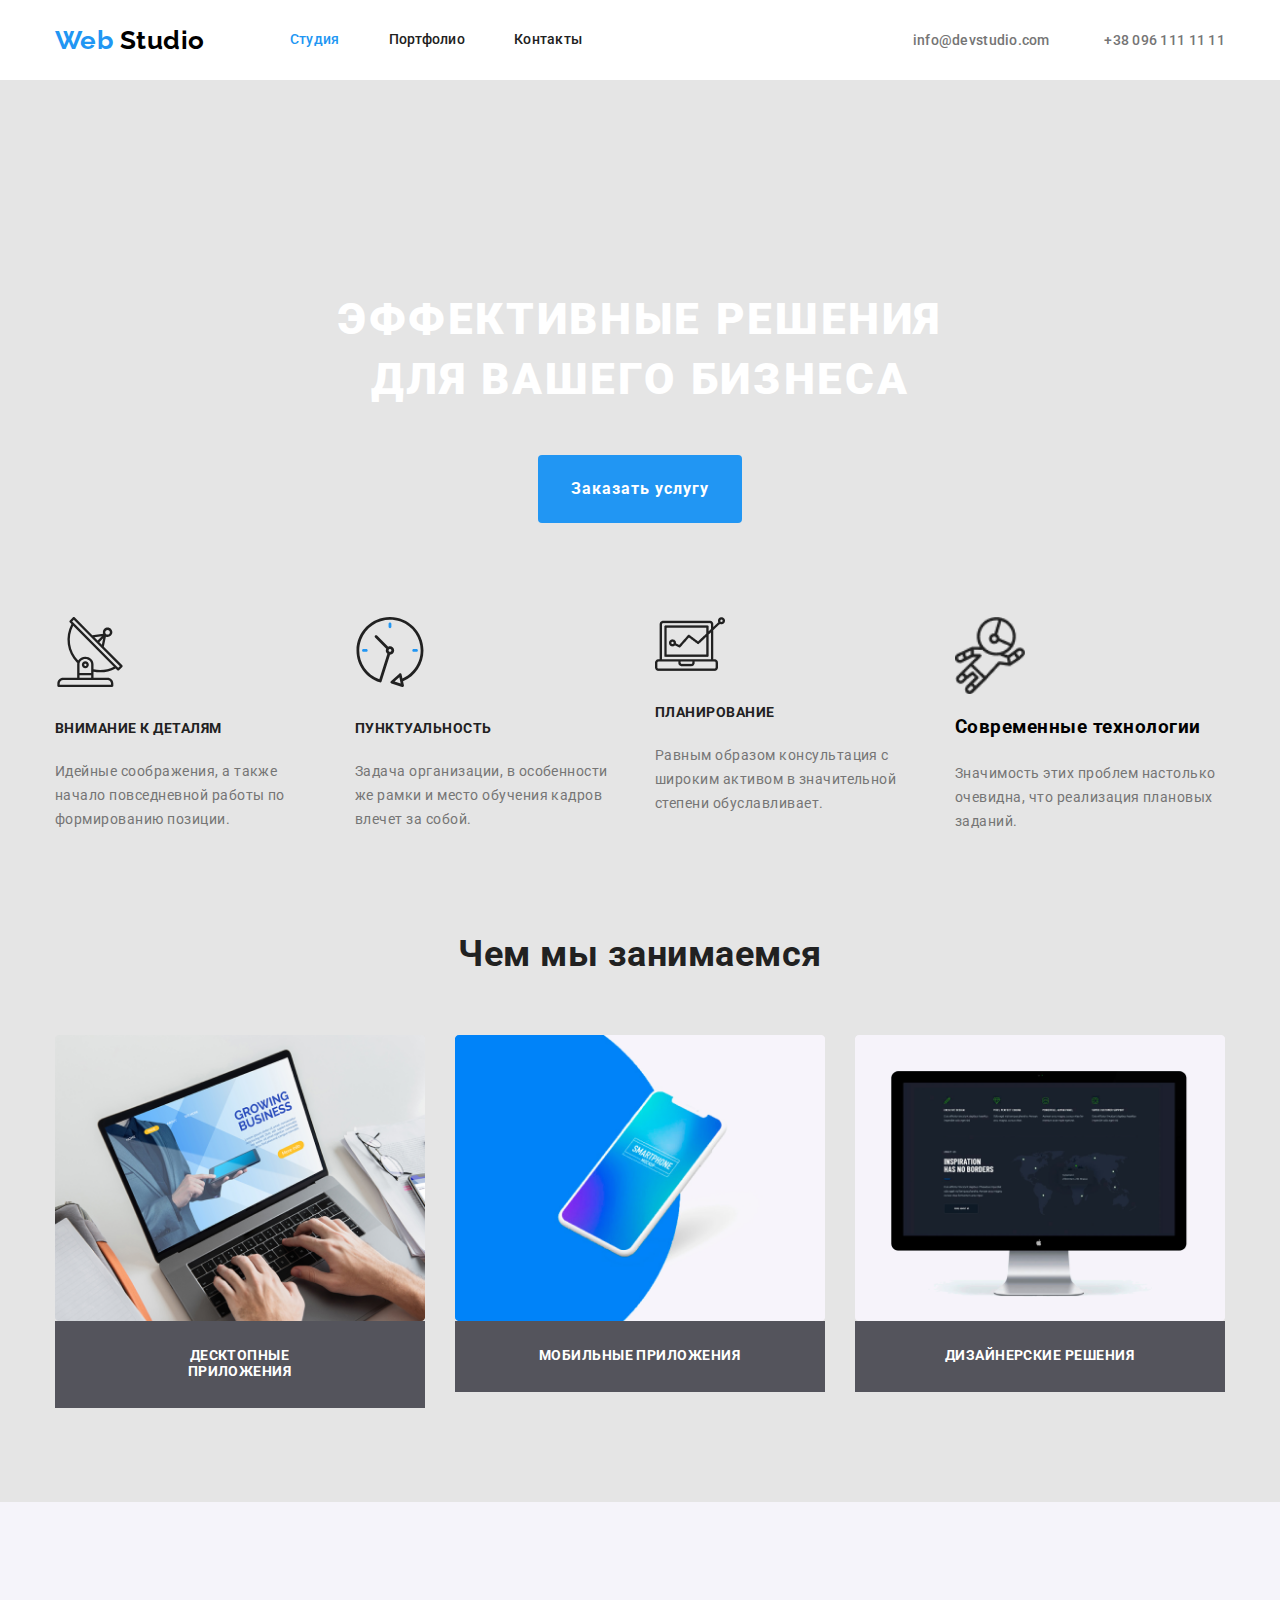
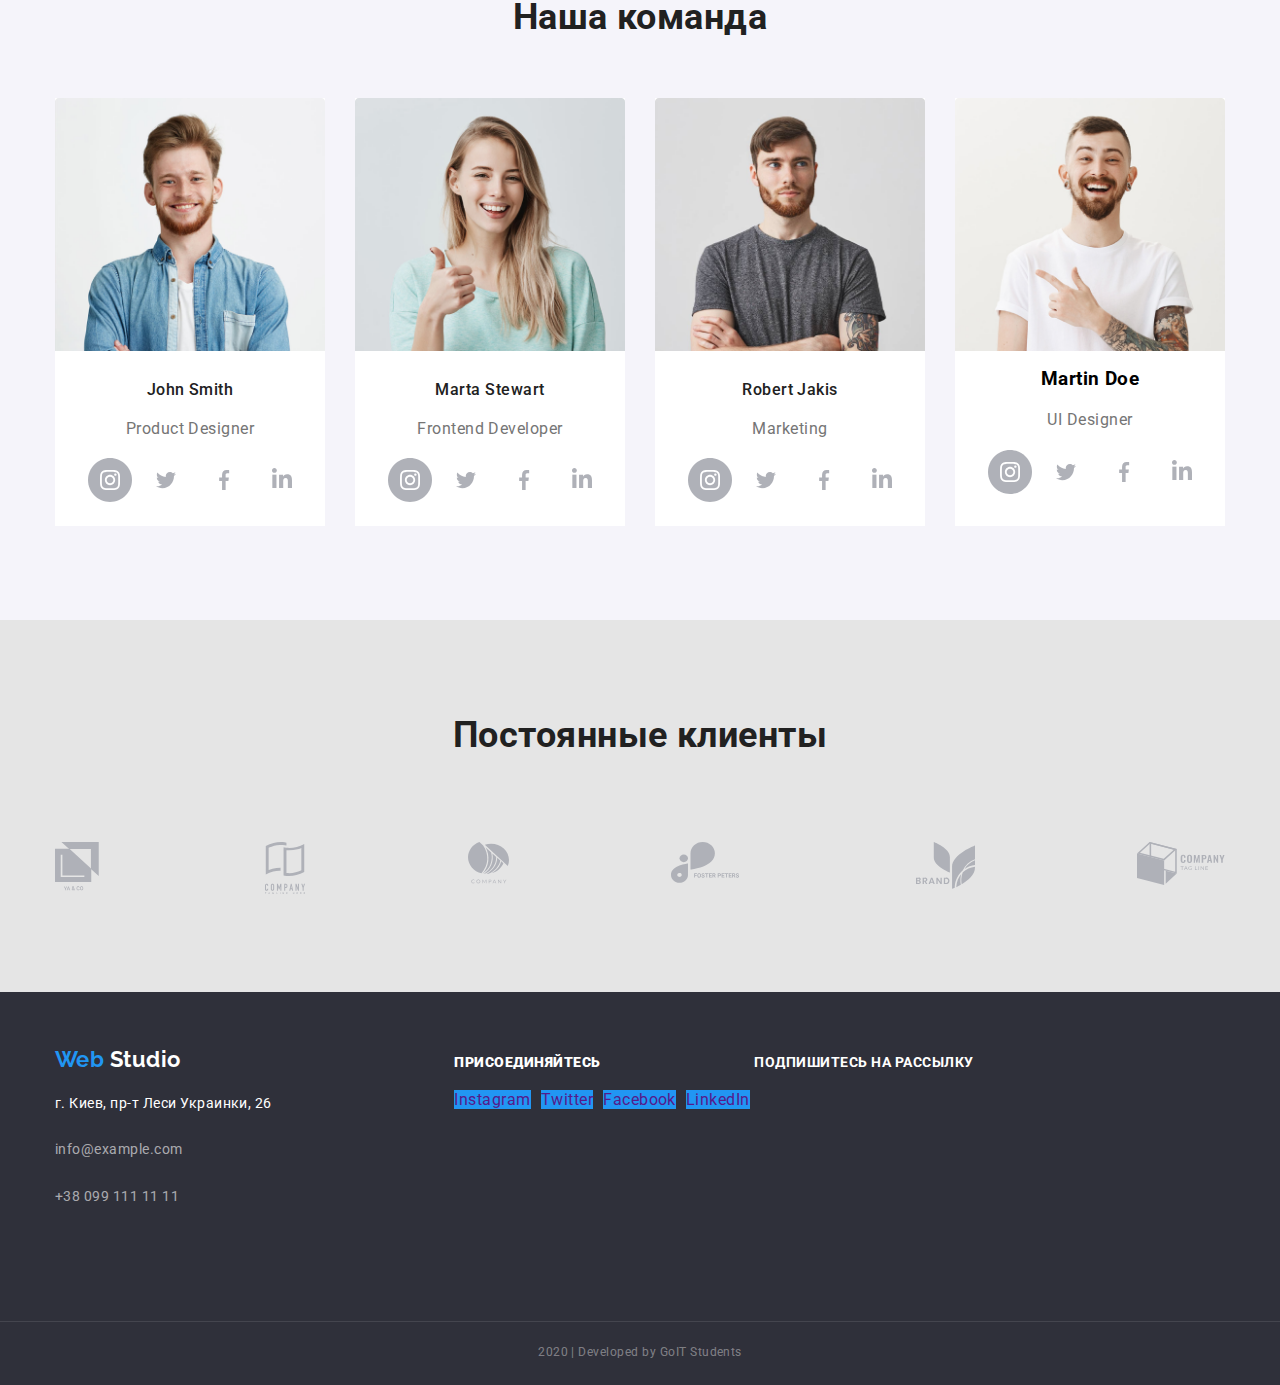
<file: index.html>
<!DOCTYPE html>
<html lang="ru">
  <head>
    <meta charset="UTF-8" />
    <meta name="viewport" content="width=device-width, initial-scale=1.0" />
    <title>Web Studio</title>
    <link
      href="https://fonts.googleapis.com/css2?family=Raleway:wght@700&family=Roboto:wght@400;500;700&display=swap"
      rel="stylesheet"
    />
    <link
      rel="stylesheet"
      href="https://cdnjs.cloudflare.com/ajax/libs/modern-normalize/0.6.0/modern-normalize.min.css"
    />
    <link rel="stylesheet" href="./css/styles.css" />
  </head>
  <body>
    <!-- Шапка сайта -->
    <header class="header">
      <div class="container head">
        <nav class="main-nav">
          <a href="./index.html" class="logo link"
            ><span class="logo-primary">Web</span> Studio
          </a>
          <ul class="site-nav list">
            <li class="item">
              <a href="./index.html" class="link current">Студия</a>
            </li>
            <li class="item">
              <a href="./portfolio.html" class="link">Портфолио</a>
            </li>
            <li class="item">
              <a href="./index.html" class="link">Контакты</a>
            </li>
          </ul>

          <div class="contacts">
            <a href="mailto:info@devstudio.com" class="contacts-header link"
              >info@devstudio.com</a
            >

            <a href="tel:+380961111111" class="contacts-header link"
              >+38 096 111 11 11</a
            >
          </div>
        </nav>
      </div>
    </header>
    <main>
      <!-- Герой -->
      <section class="main"> 
        <h1 class="main-title">
          эффективные решения <br />
          для вашего бизнеса
        </h1>
        <button type="button" class="button">Заказать услугу</button>
      </section>

      <!-- Преимущества (скрытый заголовок) -->
      <section class="container features">
        <!-- <h2>Преимущества</h2> -->
        <ul class="list features-list">
          <li class="features-item">
            <a href="./index.html"
              ><img src="./images/antenna1.svg" alt="антенна" width="70"
            /></a>
            <h3 class="title-list">
              Внимание к деталям
            </h3>
            <p class="text-list">
              Идейные соображения, а также начало повседневной работы по
              формированию позиции.
            </p>
          </li>

          <li class="features-item">
            <a href="./index.html"
              ><img src="./images/clock1.svg" alt="часы" width="70"
            /></a>
            <h3 class="title-list">
              Пунктуальность
            </h3>
            <p class="text-list">
              Задача организации, в особенности же рамки и место обучения кадров
              влечет за собой.
            </p>
          </li>

          <li class="features-item">
            <a href="./index.html"
              ><img
                src="./images/Feature3(pc).png"
                alt="фича3 компьютер"
                width="70"
            /></a>
            <h3 class="title-list">
              Планирование
            </h3>
            <p class="text-list">
              Равным образом консультация с широким активом в значительной
              степени обуславливает.
            </p>
          </li>

          <li class="features-item">
            <a href="./index.html"
              ><img
                src="./images/Feature4(space).png"
                alt="фича4 космос"
                width="70"
            /></a>
            <h3>
              Современные технологии
            </h3>
            <p class="text-list">
              Значимость этих проблем настолько очевидна, что реализация
              плановых заданий.
            </p>
          </li>
        </ul>
      </section>

      <!-- Чем занимаемся -->
      <section class="doing container">
        <h2 class="title-doing">Чем мы занимаемся</h2>

        <ul class="list list-doing">
          <li class="doing-item">
            <a href="./index.html"
              ><img
                src="./images/Laptop.png"
                alt="ноутбук"
                width="370"
                class="image"
            /></a>
            <a href="./index.html" class="link doing-link"
              ><h3 class="title-details">Десктопные приложения</h3></a
            >
          </li>

          <li class="doing-item">
            <a href="./index.html"
              ><img
                src="./images/./phone.png"
                alt="телефон"
                width="370"
                class="image"
            /></a>
            <a href="./index.html" class="link doing-link"
              ><h3 class="title-details">Мобильные приложения</h3></a
            >
          </li>

          <li class="doing-item">
            <a href="./index.html"
              ><img
                src="./images/screen.png"
                alt="монитор"
                width="370"
                class="image"
            /></a>
            <a href="./index.html" class="link doing-link"
              ><h3 class="title-details">Дизайнерские решения</h3></a
            >
          </li>
        </ul>
      </section>

      <!-- Наша команда -->
      <section class="section-team">
        <div class="container">
          <h2 class="title-team">
            Наша команда
          </h2>
          <ul class="list team-list">
            <li class="team-element">
              <img
                src="./images/John_Smith.png"
                alt="Фото Джона Смита"
                width="278"
                class="image"
              />
              <h3 class="team-name">John Smith</h3>
              <p class="team-profession">
                Product Designer
              </p>

              <ul class="list slinks">
                <li class="link-slink">
                  <!-- <a
                    href=""
                    aria-label="Ссылка на Instagram"
                    class="link snetwork"
                    >Instagram</a
                  > -->
                  <a href="https://www.instagram.com/">
                    <img
                      src="./images/Instagram-logo.svg"
                      alt=" лого Instagram"
                      class="image"
                  /></a>
                </li>
                <li class="link-slink">
                  <!-- <a href="" aria-label="Ссылка на Twitter" class="link snetwork"
                    >Twitter</a
                  > -->
                  <a href="https://twitter.com/explore"
                    ><img
                      src="./images/twitter-logo.svg"
                      alt="лого Twitter"
                      class="image"
                  /></a>
                </li>
                <li class="link-slink">
                  <!-- <a href="" aria-label="Ссылка на Facebook" class="link snetwork"
                    >Facebook</a
                  > -->
                  <a href="https://www.facebook.com/"
                    ><img
                      src="./images/facebook-logo.svg"
                      alt="лого Facebook"
                      class="image"
                  /></a>
                </li>
                <li class="link-slink">
                  <!-- <a href="" aria-label="Ссылка на LinkedIn" class="link snetwork"
                    >LinkedIn</a
                  > -->
                  <a href="https://www.linkedin.com/"
                    ><img src="./images/linkedin-logo.svg" alt="лого LinkedIn"
                  /></a>
                </li>
              </ul>
            </li>

            <li class="team-element">
              <img
                src="./images/Marta_Stewart.png"
                alt="Фото Марты Стюарт"
                width="278"
                class="image"
              />
              <h3 class="team-name">Marta Stewart <br /></h3>
              <p class="team-profession">
                Frontend Developer
              </p>

              <ul class="list slinks">
                <li class="link-slink">
                  <!-- <a
                    href=""
                    aria-label="Ссылка на Instagram"
                    class="link snetwork"
                    >Instagram</a
                  > -->
                  <a href="https://www.instagram.com/">
                    <img
                      src="./images/Instagram-logo.svg"
                      alt=" лого Instagram"
                      class="image"
                  /></a>
                </li>
                <li class="link-slink">
                  <!-- <a href="" aria-label="Ссылка на Twitter" class="link snetwork"
                    >Twitter</a
                  > -->
                  <a href="https://twitter.com/explore"
                    ><img
                      src="./images/twitter-logo.svg"
                      alt="лого Twitter"
                      class="image"
                  /></a>
                </li>
                <li class="link-slink">
                  <!-- <a href="" aria-label="Ссылка на Facebook" class="link snetwork"
                    >Facebook</a
                  > -->
                  <a href="https://www.facebook.com/"
                    ><img
                      src="./images/facebook-logo.svg"
                      alt="лого Facebook"
                      class="image"
                  /></a>
                </li>
                <li class="link-slink">
                  <!-- <a href="" aria-label="Ссылка на LinkedIn" class="link snetwork"
                    >LinkedIn</a
                  > -->
                  <a href="https://www.linkedin.com/"
                    ><img src="./images/linkedin-logo.svg" alt="лого LinkedIn"
                  /></a>
                </li>
              </ul>
            </li>

            <li class="team-element">
              <img
                src="./images/Robert_Jakis.png"
                alt="Фото Роберта Джекиса"
                width="278"
                class="image"
              />
              <h3 class="team-name">Robert Jakis <br /></h3>
              <p class="team-profession">
                Marketing
              </p>

              <ul class="list slinks">
                <li class="link-slink">
                  <!-- <a
                    href=""
                    aria-label="Ссылка на Instagram"
                    class="link snetwork"
                    >Instagram</a
                  > -->
                  <a href="https://www.instagram.com/">
                    <img
                      src="./images/Instagram-logo.svg"
                      alt=" лого Instagram"
                      class="image"
                  /></a>
                </li>
                <li class="link-slink">
                  <!-- <a href="" aria-label="Ссылка на Twitter" class="link snetwork"
                    >Twitter</a
                  > -->
                  <a href="https://twitter.com/explore"
                    ><img
                      src="./images/twitter-logo.svg"
                      alt="лого Twitter"
                      class="image"
                  /></a>
                </li>
                <li class="link-slink">
                  <!-- <a href="" aria-label="Ссылка на Facebook" class="link snetwork"
                    >Facebook</a
                  > -->
                  <a href="https://www.facebook.com/"
                    ><img
                      src="./images/facebook-logo.svg"
                      alt="лого Facebook"
                      class="image"
                  /></a>
                </li>
                <li class="link-slink">
                  <!-- <a href="" aria-label="Ссылка на LinkedIn" class="link snetwork"
                    >LinkedIn</a
                  > -->
                  <a href="https://www.linkedin.com/"
                    ><img src="./images/linkedin-logo.svg" alt="лого LinkedIn"
                  /></a>
                </li>
              </ul>
            </li>

            <li class="team-element">
              <img
                src="./images/Martin_Doe.png"
                alt="Фото Мартина До"
                width="278"
                class="image"
              />
              <h3>Martin Doe <br /></h3>
              <p class="team-profession">
                UI Designer
              </p>

              <ul class="list slinks">
                <li class="link-slink">
                  <!-- <a
                    href=""
                    aria-label="Ссылка на Instagram"
                    class="link snetwork"
                    >Instagram</a
                  > -->
                  <a href="https://www.instagram.com/">
                    <img
                      src="./images/Instagram-logo.svg"
                      alt=" лого Instagram"
                      class="image"
                  /></a>
                </li>
                <li class="link-slink">
                  <!-- <a href="" aria-label="Ссылка на Twitter" class="link snetwork"
                    >Twitter</a
                  > -->
                  <a href="https://twitter.com/explore"
                    ><img
                      src="./images/twitter-logo.svg"
                      alt="лого Twitter"
                      class="image"
                  /></a>
                </li>
                <li class="link-slink">
                  <!-- <a href="" aria-label="Ссылка на Facebook" class="link snetwork"
                    >Facebook</a
                  > -->
                  <a href="https://www.facebook.com/"
                    ><img
                      src="./images/facebook-logo.svg"
                      alt="лого Facebook"
                      class="image"
                  /></a>
                </li>
                <li class="link-slink">
                  <!-- <a href="" aria-label="Ссылка на LinkedIn" class="link snetwork"
                    >LinkedIn</a
                  > -->
                  <a href="https://www.linkedin.com/"
                    ><img src="./images/linkedin-logo.svg" alt="лого LinkedIn"
                  /></a>
                </li>
              </ul>
            </li>
          </ul>
        </div>
      </section>

      <!-- Постоянные клиенты -->
      <section class="clients container">
        <h2 class="title-clients">
          Постоянные клиенты
        </h2>
        <ul class="list clients-list">
          <li>
            <a href="index.html"
              ><img
                src="./images/logo1.svg"
                alt="Логотип клиента 1"
                width="48"
                class="client"
            /></a>
          </li>

          <li>
            <a href="index.html"
              ><img
                src="./images/logo2.svg"
                alt="Логотип клиента 2"
                width="40"
                class="client"
            /></a>
          </li>

          <li>
            <a href="index.html"
              ><img
                src="./images/logo3.svg"
                alt="Логотип клиента 3"
                width="41"
                class="client"
            /></a>
          </li>

          <li>
            <a href="index.html"
              ><img
                src="./images/logo4.svg"
                alt="Логотип клиента 4"
                width="82"
                class="client"
            /></a>
          </li>

          <li>
            <a href="index.html"
              ><img
                src="./images/logo5.svg"
                alt="Логотип клиента 5"
                width="59"
                class="client"
            /></a>
          </li>

          <li>
            <a href="index.html"
              ><img
                src="./images/logo6.svg"
                alt="Логотип клиента 6"
                width="88"
                class="client"
            /></a>
          </li>
        </ul>
      </section>
    </main>
    <footer class="footer">
      <div class="container container-footer">
        <address class="adress-info">
          <div class="logo-footer">
            <span class="logo-primary">
              Web
            </span>
            Studio <br />
          </div>

          <div class="adress">г. Киев, пр-т Леси Украинки, 26 <br /></div>

          <div class="contacts">
            <a class="contacts-email" href="mailto:info@example.com"
              >info@example.com</a
            >
            <br />
            <a class="contacts-phone" href="tel:+380991111111"
              >+38 099 111 11 11</a
            >
          </div>
        </address>

        <div class="footer-s-links">
          <a href="" class="link action"><b>Присоединяйтесь</b></a>
          <ul class="list-footer">
            <li class="s-networks-links">
              <a href="" aria-label="Ссылка на Instagram" class="link snetwork"
                >Instagram</a
              >
            </li>
            <li class="s-networks-links">
              <a href="" aria-label="Ссылка на Twitter" class="link snetwork"
                >Twitter</a
              >
            </li>
            <li class="s-networks-links">
              <a
                href=""
                aria-label="Ссылка на Facebook"
                class="link link snetwork"
                >Facebook</a
              >
            </li>
            <li class="s-networks-links">
              <a href="" aria-label="Ссылка на LinkedIn" class="link snetwork"
                >LinkedIn</a
              >
            </li>
          </ul>
        </div>
        <div class="footer-link-action">
          <b>
            <a href="" class="link action">Подпишитесь на рассылку</a>
          </b>
        </div>
      </div>
      <div class="developed-by">
        2020 | Developed by GoIT Students
      </div>
    </footer>
  </body>
</html>
</file>
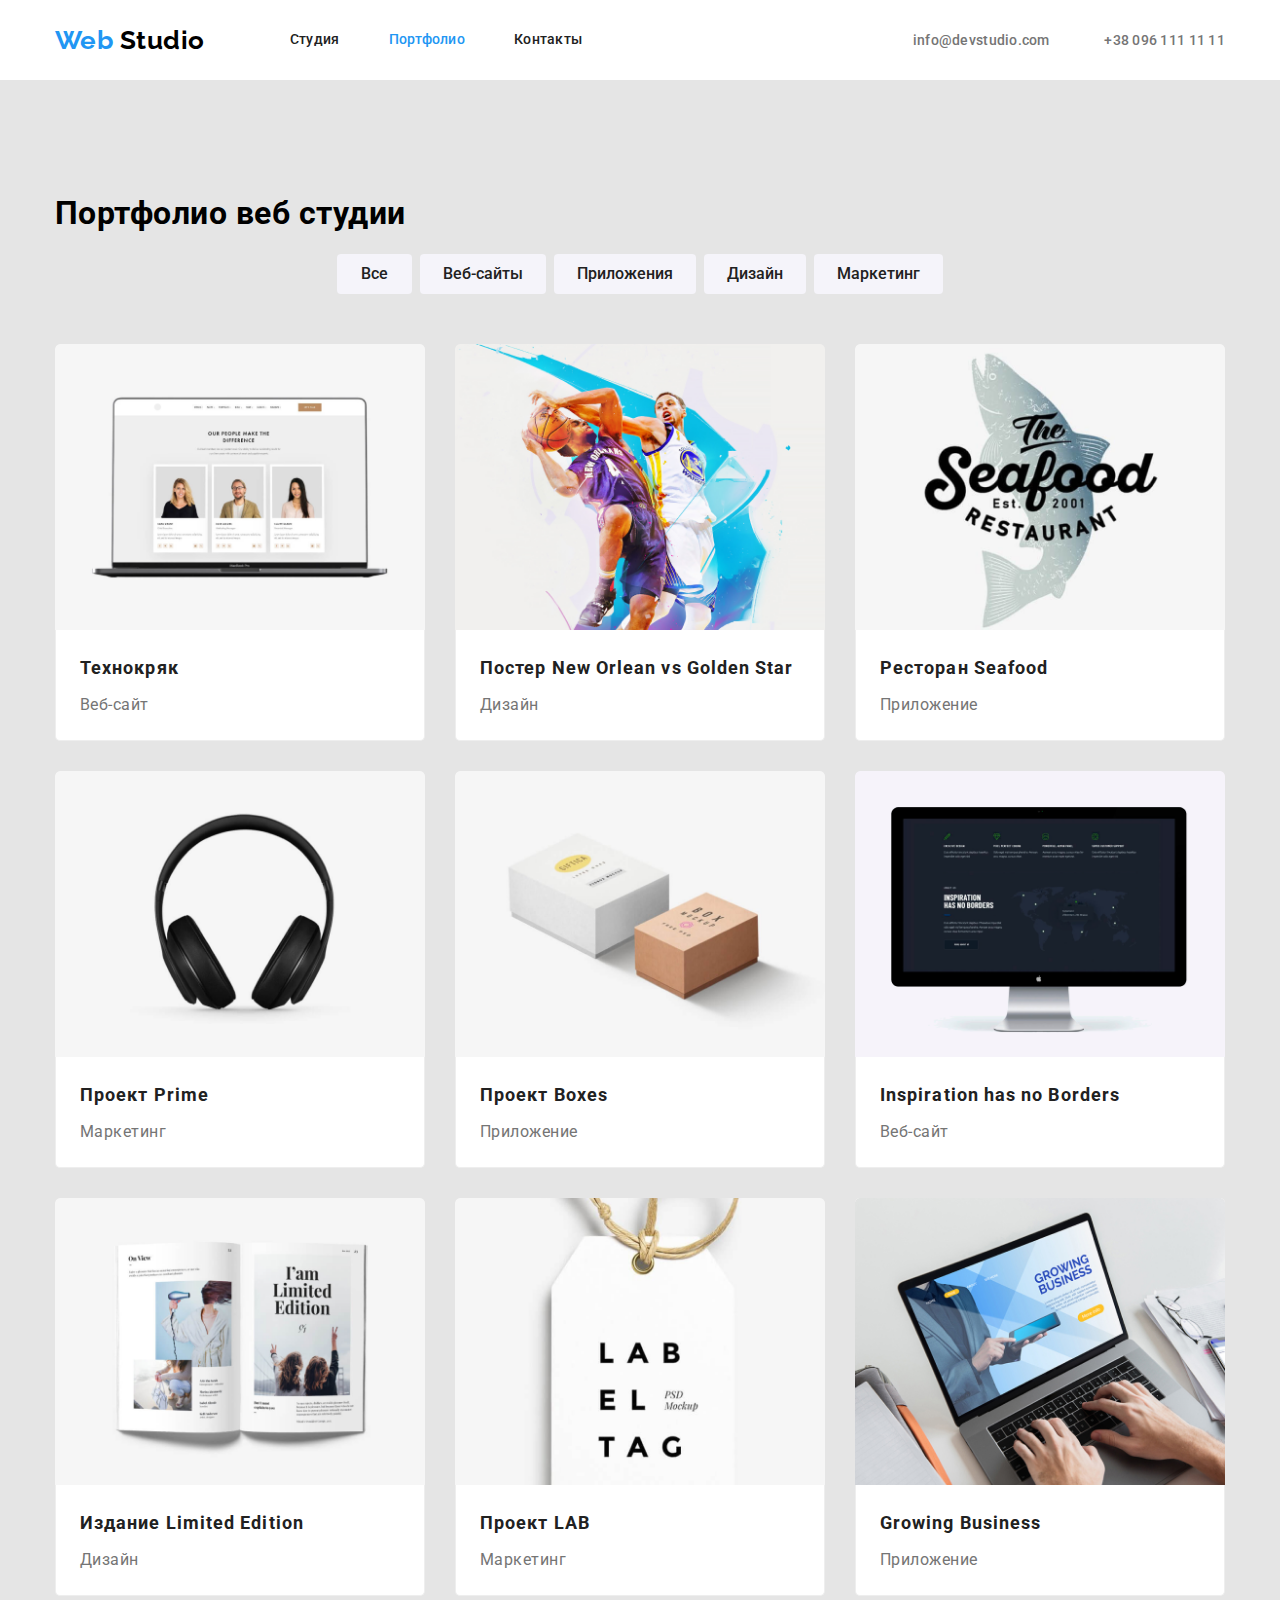
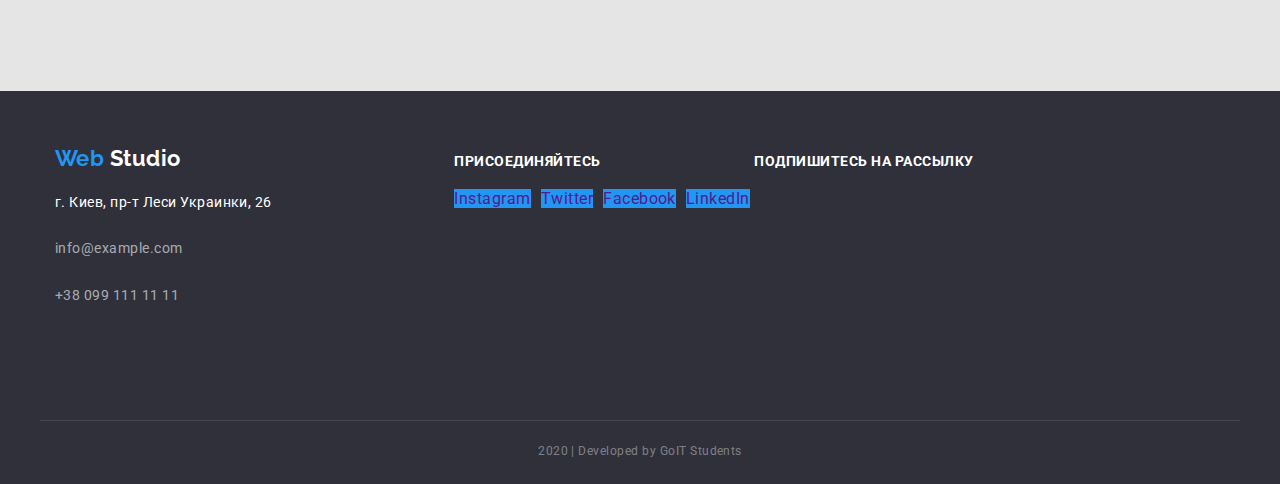
<file: portfolio.html>
<!DOCTYPE html>
<html lang="ru">
  <head>
    <meta charset="UTF-8" />
    <meta name="viewport" content="width=device-width, initial-scale=1.0" />
    <title>Web Studio</title>
    <link
      href="https://fonts.googleapis.com/css2?family=Raleway:wght@700&family=Roboto:wght@400;500;700&display=swap"
      rel="stylesheet"
    />
    <link
      rel="stylesheet"
      href="https://cdnjs.cloudflare.com/ajax/libs/modern-normalize/0.6.0/modern-normalize.min.css"
    />
    <link rel="stylesheet" href="./css/styles.css" />
  </head>
  <body>
    <!-- Шапка сайта -->
    <header class="header">
      <div class="container head">
        <nav class="main-nav">
          <a href="./index.html" class="logo link"
            ><span class="logo-primary">Web</span> Studio
          </a>
          <ul class="site-nav list">
            <li class="item">
              <a href="./index.html" class="link">Студия</a>
            </li>
            <li class="item">
              <a href="./portfolio.html" class="link current">Портфолио</a>
            </li>
            <li class="item">
              <a href="./index.html" class="link">Контакты</a>
            </li>
          </ul>

          <div class="contacts">
            <a href="mailto:info@devstudio.com" class="contacts-header link"
              >info@devstudio.com</a
            >

            <a href="tel:+380961111111" class="contacts-header link"
              >+38 096 111 11 11</a
            >
          </div>
        </nav>
      </div>
    </header>

    <main>
      <section class="buttons container">
        <h1>
          Портфолио веб студии
        </h1>
        <ul class="list portfolio">
          <li class="list-button">
            <button type="button" class="button">Все</button>
          </li>

          <li class="list-button">
            <button type="button" class="button">Веб-сайты</button>
          </li>

          <li class="list-button">
            <button type="button" class="button">Приложения</button>
          </li>

          <li class="list-button">
            <button type="button" class="button">Дизайн</button>
          </li>

          <li class="list-button">
            <button type="button" class="button">Маркетинг</button>
          </li>
        </ul>
      </section>
      <section class="container main-examples">
        <ul class="list examples">
          <li class="list-examples">
            <a href="./portfolio.html" class="link pf-link">
              <img
                src="./images/Tehnokrak.png"
                alt="Группа людей"
                width="370"
                class="image"
              />

              <!-- <p class="text-primary">
                Технокряк это современная площадка распространения коронавируса.
                Компании используют эту платформу для цифрового шпионажа и атак
                на защищённые сервера конкурентов.
              </p> -->

              <div class="bottom-element">
                <h2 class="title">
                  Технокряк
                </h2>

                <p class="text-secondary">Веб-сайт</p>
              </div>
            </a>
          </li>

          <li class="list-examples">
            <a href="./portfolio.html" class="link pf-link">
              <img
                src="./images/New-Orlean-vs-Golden-Stars.png"
                alt="Баскетболисты"
                class="image"
                width="370"
              />

              <!-- <p class="text-primary">
                Технокряк это современная площадка распространения коронавируса.
                Компании используют эту платформу для цифрового шпионажа и атак
                на защищённые сервера конкурентов.
              </p> -->

              <div class="bottom-element">
                <h2 class="title">
                  Постер New Orlean vs Golden Star
                </h2>

                <p class="text-secondary">Дизайн</p>
              </div>
            </a>
          </li>

          <li class="list-examples">
            <a href="./portfolio.html" class="link pf-link">
              <img
                src="./images/Seafood.png"
                alt="Логотип ресторана Seafood"
                class="image"
                width="370"
              />

              <!-- <p class="text-primary">
                Технокряк это современная площадка распространения коронавируса.
                Компании используют эту платформу для цифрового шпионажа и атак
                на защищённые сервера конкурентов.
              </p> -->

              <div class="bottom-element">
                <h2 class="title">
                  Ресторан Seafood
                </h2>

                <p class="text-secondary">Приложение</p>
              </div>
            </a>
          </li>

          <li class="list-examples">
            <a href="./portfolio.html" class="link pf-link">
              <img
                src="./images/prime-project.png"
                alt="Наушники"
                class="image"
                width="370"
              />

              <!-- <p class="text-primary">
                Технокряк это современная площадка распространения коронавируса.
                Компании используют эту платформу для цифрового шпионажа и атак
                на защищённые сервера конкурентов.
              </p> -->

              <div class="bottom-element">
                <h2 class="title">
                  Проект Prime
                </h2>

                <p class="text-secondary">Маркетинг</p>
              </div>
            </a>
          </li>

          <li class="list-examples">
            <a href="./portfolio.html" class="link pf-link">
              <img
                src="./images/boxes.png"
                alt="Коробки"
                class="image"
                width="370"
              />

              <!-- <p class="text-primary">
                Технокряк это современная площадка распространения коронавируса.
                Компании используют эту платформу для цифрового шпионажа и атак
                на защищённые сервера конкурентов.
              </p> -->

              <div class="bottom-element">
                <h2 class="title">
                  Проект Boxes
                </h2>

                <p class="text-secondary">Приложение</p>
              </div>
            </a>
          </li>

          <li class="list-examples">
            <a href="./portfolio.html" class="link pf-link">
              <img
                src="./images/Inspiration-has-no-borders.png"
                alt="Фото монитора"
                class="image"
                width="370"
              />

              <!-- <p class="text-primary">
                Технокряк это современная площадка распространения коронавируса.
                Компании используют эту платформу для цифрового шпионажа и атак
                на защищённые сервера конкурентов.
              </p> -->

              <div class="bottom-element">
                <h2 class="title">
                  Inspiration has no Borders
                </h2>

                <p class="text-secondary">Веб-сайт</p>
              </div>
            </a>
          </li>

          <li class="list-examples">
            <a href="./portfolio.html" class="link pf-link">
              <img
                src="./images/Limited-Edition.png"
                alt="Книга"
                width="370"
                class="image"
              />

              <!-- <p class="text-primary">
                Технокряк это современная площадка распространения коронавируса.
                Компании используют эту платформу для цифрового шпионажа и атак
                на защищённые сервера конкурентов.
              </p> -->

              <div class="bottom-element">
                <h2 class="title">
                  Издание Limited Edition
                </h2>

                <p class="text-secondary">Дизайн</p>
              </div>
            </a>
          </li>

          <li class="list-examples">
            <a href="./portfolio.html" class="link pf-link">
              <img
                src="./images/labeltag.png"
                alt="Бирка"
                width="370"
                class="image"
              />

              <!-- <p class="text-primary">
                Технокряк это современная площадка распространения коронавируса.
                Компании используют эту платформу для цифрового шпионажа и атак
                на защищённые сервера конкурентов.
              </p> -->

              <div class="bottom-element">
                <h2 class="title">
                  Проект LAB
                </h2>

                <p class="text-secondary">Маркетинг</p>
              </div>
            </a>
          </li>

          <li class="list-examples">
            <a href="./portfolio.html" class="link pf-link">
              <img
                src="./images/Growing-business.jpg"
                alt="Ноутбук"
                class="image"
                width="370"
              />

              <!-- <p class="text-primary">
                Технокряк это современная площадка распространения коронавируса.
                Компании используют эту платформу для цифрового шпионажа и атак
                на защищённые сервера конкурентов.
              </p> -->

              <div class="bottom-element">
                <h2 class="title">
                  Growing Business
                </h2>

                <p class="text-secondary">Приложение</p>
              </div>
            </a>
          </li>
        </ul>
      </section>
    </main>
    <footer class="footer">
      <div class="container container-footer">
        <address class="adress-info">
          <div class="logo-footer">
            <span class="logo-primary">
              Web
            </span>
            Studio <br />
          </div>

          <div class="adress">г. Киев, пр-т Леси Украинки, 26 <br /></div>

          <div class="contacts">
            <a class="contacts-email" href="mailto:info@example.com"
              >info@example.com</a
            >
            <br />
            <a class="contacts-phone" href="tel:+380991111111"
              >+38 099 111 11 11</a
            >
          </div>
        </address>

        <div class="footer-s-links">
          <b class="action">Присоединяйтесь</b>

          <ul class="list-footer">
            <li class="s-networks-links">
              <a href="" aria-label="Ссылка на Instagram" class="link snetwork"
                >Instagram</a
              >
            </li>
            <li class="s-networks-links">
              <a href="" aria-label="Ссылка на Twitter" class="link snetwork"
                >Twitter</a
              >
            </li>
            <li class="s-networks-links">
              <a
                href=""
                aria-label="Ссылка на Facebook"
                class="link link snetwork"
                >Facebook</a
              >
            </li>
            <li class="s-networks-links">
              <a href="" aria-label="Ссылка на LinkedIn" class="link snetwork"
                >LinkedIn</a
              >
            </li>
          </ul>
        </div>
        <div class="footer-link-action">
          <b class="action">
            Подпишитесь на рассылку
          </b>
        </div>
      </div>
      <p class="developed-by container">2020 | Developed by GoIT Students</p>
    </footer>
  </body>
</html>
</file>
<file: css/styles.css>
/* Стили страниц */
/* Body bg color:  #E5E5E5;*/
/* Основной синий цвет: #2196f3 */
/* Основной белый #ffffff */
/* Основной цвет заголовков: #212121 */
/* Основной фон фильтра #F5F4FA */

/* Стили общие */

:root {
  --primary-background-color: #e5e5e5;
  --accent-color: #2196f3;
  --main-white-color: #ffffff;
  --main-color-headers: #212121;
  --main-color-filter: #f5f4fa;
}
body {
  background-color: var(--primary-background-color);
  font-family: Roboto, sans-serif;
  letter-spacing: 0.03em;
  font-weight: 400;
}

/* Стили header */

.container {
  margin-left: auto;
  margin-right: auto;
  width: 1200px;
  padding-left: 15px;
  padding-right: 15px;
  /* outline: 2px solid tomato; */
}

.main-nav {
  display: flex;
  align-items: center;
}
.main-nav > .link {
  margin-right: 85px;
  /* padding-top: 24px;
  padding-bottom: 24px; */
}

.main-nav > .site-nav {
  display: flex;
}

.site-nav {
  padding-left: 0;
  margin-top: 0;
  margin-bottom: 0;
}
.site-nav .link {
  display: block;
  padding-top: 32px;
  padding-bottom: 32px;
}
.site-nav .item:not(:last-child) {
  margin-right: 49px;
}
.main-nav .contacts {
  margin-left: auto;
}

/* .contacts .link {
  padding-top: 32px;
  padding-bottom: 32px;
} */
.contacts .link:not(:last-child) {
  margin-right: 50px;
}
.link {
  text-decoration: none;
}
.head {
  margin-bottom: 0;
}
.header {
  background-color: var(--main-white-color);
}
.logo {
  font-family: Raleway, sans-serif;
  font-weight: 700;
  font-size: 26px;
  line-height: 1.19;
  color: #000000;
}
.logo-primary {
  /* font-family: Raleway, sans-serif; */
  color: var(--accent-color);
}

.logo:hover,
.logo:focus {
  color: var(--accent-color);
}

.site-nav .link {
  font-weight: 500;
  font-size: 14px;
  line-height: 1.14;
  letter-spacing: 0.02em;
  color: var(--main-color-headers);
  /* text-decoration: none; */
}
.site-nav .link:hover,
.site-nav .link:focus {
  color: var(--accent-color);
}

.link.current {
  color: var(--accent-color);
}

.contacts .contacts-header {
  font-weight: 500;
  font-size: 14px;
  line-height: 1.14;
  letter-spacing: 0.02em;
  color: #757575;
}

.contacts .contacts-header:hover,
.contacts .contacts-header:focus {
  color: var(--accent-color);
}

/*Стили Портфолио main */

.list-button .button {
  min-width: 75px;
  font-weight: 500;
  font-size: 16px;
  line-height: 1.63;
  text-align: center;
  color: var(--main-color-headers);
  background-color: var(--main-color-filter);
  border: 1px solid transparent;
}

.button {
  border-radius: 4px;
  display: inline-block;
}
.buttons .button:hover,
.buttons .button:focus {
  color: var(--main-white-color);
  background-color: var(--accent-color);
}

.list {
  list-style: none;
}

.pf-link {
  display: block;
}
.buttons .portfolio {
  display: flex;
  justify-content: center;
  padding-left: 0;
  margin-top: 0;
  margin-bottom: 0px;
}

.buttons {
  padding-top: 94px;
  /* outline: 2px solid red; */
}
.list .list-button:not(:last-child) {
  margin-right: 8px;
}

.list-button .button {
  padding: 6px 22px;
}

.examples {
  margin-top: 0;
  display: flex;
  flex-wrap: wrap;
  padding-left: 0;
  margin-bottom: 0;
}

.list-examples {
  width: calc((100% - 60px) / 3);
  margin-right: 30px;
  margin-bottom: 30px;
  overflow: hidden;
  border-top-right-radius: 5px;
  border-top-left-radius: 5px;
}

.image {
  display: block;
  max-width: 100%;
  height: auto;
}

.list-examples:nth-child(3n) {
  margin-right: 0;
}

.list-examples:nth-last-child(-n + 3) {
  margin-bottom: 0;
}
.main-examples {
  padding-top: 50px;
  padding-bottom: 95px;
  /* outline: 2px solid red; */
}
.bottom-element {
  padding-left: 24px;
  padding-top: 20px;
  padding-bottom: 20px;
  padding-right: 24px;
  background-color: var(--main-white-color);
  border-left: 1px solid #eeeeee;
  border-right: 1px solid #eeeeee;
  border-bottom: 1px solid #eeeeee;
  border-bottom-right-radius: 5px;
  border-bottom-left-radius: 5px;
}
.title {
  font-weight: 700;
  font-size: 18px;
  line-height: 2;
  letter-spacing: 0.06em;
  color: var(--main-color-headers);
  margin-top: 0;
  margin-bottom: 4px;
}

.text-primary {
  font-size: 18px;
  line-height: 1.56;
  color: var(--main-white-color);
  background-color: rgba(33, 150, 243, 0.9);
}

.text-secondary {
  margin-top: 0;
  margin-bottom: 0;
  font-size: 16px;
  line-height: 1.88;
  color: #757575;
}

/* Стили footer */
.footer {
  background-color: #2f303a;
  /* height: 245px; */
}

.adress-info {
  width: 410px;
  font-style: normal;
  margin-right: 0;
}
.logo-footer {
  font-family: Raleway, sans-serif;
  font-weight: 700;
  font-size: 22px;
  line-height: 1.18;
  color: var(--main-white-color);
  margin-bottom: 19px;
}

.adress-info .adress {
  font-size: 14px;
  line-height: 1.71;
  color: var(--main-white-color);
  margin-bottom: 19px;
}

.adress-info .contacts {
  font-size: 14px;
  line-height: 1.71;
  color: rgba(255, 255, 255, 0.6);
}

.footer-s-links {
  width: 308px;
}
.footer .action {
  font-weight: 700;
  font-size: 14px;
  line-height: 1.14;
  text-transform: uppercase;
  color: var(--main-white-color);
}
.contacts-email,
.contacts-phone {
  display: inline-block;
  margin-bottom: 19px;
  text-decoration: none;
  font-size: 14px;
  line-height: 2;
  color: rgba(255, 255, 255, 0.6);
}
.container-footer {
  display: flex;
  padding-top: 55px;
  padding-bottom: 92px;
  align-items: baseline;
}
.snetwork {
  background-color: var(--accent-color);
}

.list-footer {
  padding-left: 0;
  list-style: none;
  margin-bottom: 0;
  margin-right: 0;
  margin-top: 20px;
  display: flex;
}

.s-networks-links:not(:last-child) {
  margin-right: 10px;
}

.developed-by {
  padding-top: 18px;
  padding-bottom: 21px;
  margin-bottom: 0;
  margin-top: 0;
  text-align: center;
  font-size: 12px;
  line-height: 2;
  color: rgba(255, 255, 255, 0.4);
  border-top: 1px solid rgba(255, 255, 255, 0.1);
}

.footer-link-action {
  width: 483px;
}
.contacts .contacts-email:hover,
.contacts .contacts-email:focus {
  color: var(--accent-color);
}

.contacts .contacts-phone:hover,
.contacts .contacts-phone:focus {
  color: var(--accent-color);
}

/* Стили main index.html (Студия) */

.main {
  text-align: center;
  padding-top: 210px;
}
.main-title {
  margin-top: 0;
  margin-bottom: 45px;
  font-weight: 900;
  font-size: 44px;
  line-height: 1.36;
  text-align: center;
  letter-spacing: 0.06em;
  text-transform: uppercase;
  color: var(--main-white-color);
}

.main .button {
  padding: 18px 32px;
  min-width: 200px;
  font-weight: 700;
  font-size: 16px;
  line-height: 1.88;
  text-align: center;
  border: 1px solid transparent;
  letter-spacing: 0.06em;
  color: var(--main-white-color);
  background-color: var(--accent-color);
}

.features {
  padding-top: 94px;
}

.features-list {
  display: flex;
  padding: 0;
  margin: 0;
}

.features-item {
  width: calc((100% - 90px) / 4);
}
.features-item:not(:last-child) {
  margin-right: 30px;
}

.title-list {
  margin-top: 30px;
  margin-bottom: 0;
  font-weight: 700;
  font-size: 14px;
  line-height: 1.14;
  text-transform: uppercase;
  color: var(--main-color-headers);
}

.text-list {
  margin-top: 23px;
  margin-bottom: 0;
  font-size: 14px;
  line-height: 1.71;
  color: #757575;
}

/* Чем мы занимаемся */

.doing {
  padding-top: 99px;
  padding-bottom: 94px;
}

.list-doing {
  margin-top: 0;
  margin-bottom: 0;
  display: flex;
  padding-left: 0;
}

.doing-link {
  display: block;
  padding-top: 27px;
  padding-bottom: 28px;
  padding-left: 81px;
  padding-right: 82px;
  background-color: rgba(47, 48, 58, 0.8);
}

.doing-item {
  width: calc((100% - 60px) / 3);
}
.doing-item:not(:last-child) {
  margin-right: 30px;
}
.title-doing {
  margin-top: 0;
  margin-bottom: 60px;
  font-weight: 700;
  font-size: 36px;
  line-height: 1.17;
  text-align: center;
  color: var(--main-color-headers);
}
.title-details {
  margin-top: 0;
  margin-bottom: 0;
  /* padding: 27px 86px; */
  font-weight: 700;
  font-size: 14px;
  line-height: 1.14;
  text-align: center;
  text-transform: uppercase;
  color: var(--main-white-color);
}

/* Наша команда */
.section-team {
  background-color: var(--main-color-filter);
  padding-top: 94px;
  padding-bottom: 94px;

  /* outline: 2px solid green; */
}

.title-team {
  margin-top: 0;
  margin-bottom: 60px;
  font-weight: 700;
  font-size: 36px;
  line-height: 1.17;
  text-align: center;

  color: var(--main-color-headers);
}

.section-team .team-list {
  display: flex;
  padding: 0;
  margin: 0;
}
.team-element {
  padding-bottom: 24px;
  background-color: var(--main-white-color);
  text-align: center;
}

.team-element:not(:last-child) {
  margin-right: 30px;
}
.team-name {
  margin-top: 30px;
  margin-bottom: 0;
  font-weight: 500;
  font-size: 16px;
  line-height: 1.18;
  color: var(--main-color-headers);
}

.team-profession {
  margin-top: 20px;
  margin-bottom: 0;
  font-size: 16px;
  line-height: 1.18;
  color: #757575;
}

.section-team .slinks {
  margin-top: 20px;
  padding-left: 0;
  display: flex;
  align-items: center;
  justify-content: center;
}
.link-slink:hover {
  background-color: var(--accent-color);
}
.link-slink:not(:last-child) {
  margin-right: 38px;
}
.slinks .link-slink:first-child {
  margin-right: 24px;
}
/* Постоянные клиенты */

.clients {
  /* outline: 2px solid red; */
  padding-top: 94px;
  padding-bottom: 94px;
}

.clients-list {
  display: flex;
  justify-content: space-between;
  padding: 0;
  margin: 0;
}
.title-clients {
  margin-top: 0;
  margin-bottom: 85px;
  text-align: center;
  font-weight: 700;
  font-size: 36px;
  line-height: 1.17;
  /* text-align: center; */
  color: var(--main-color-headers);
}
.client:hover {
  color: var(--accent-color);
}

.main {
  /* outline: 2px solid red; */
}
.features {
  /* outline: 2px solid green; */
}
</file>
